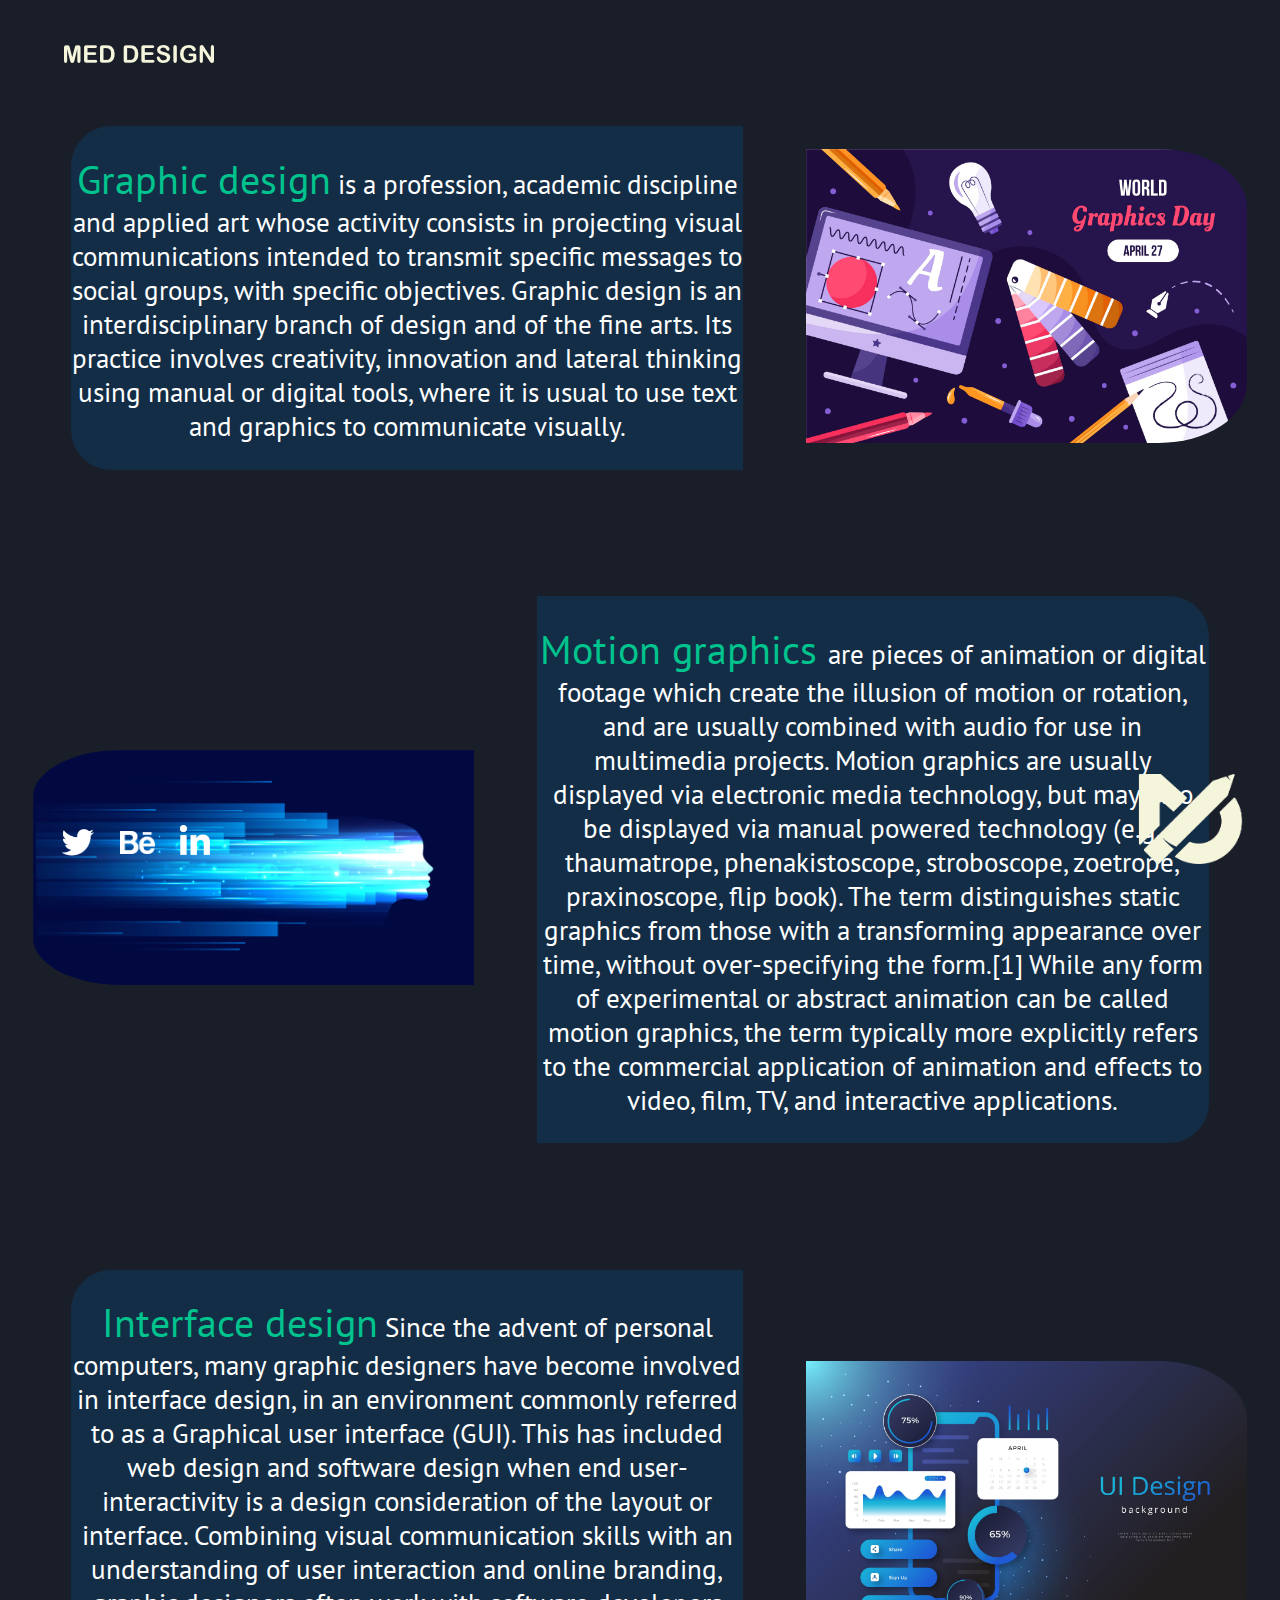
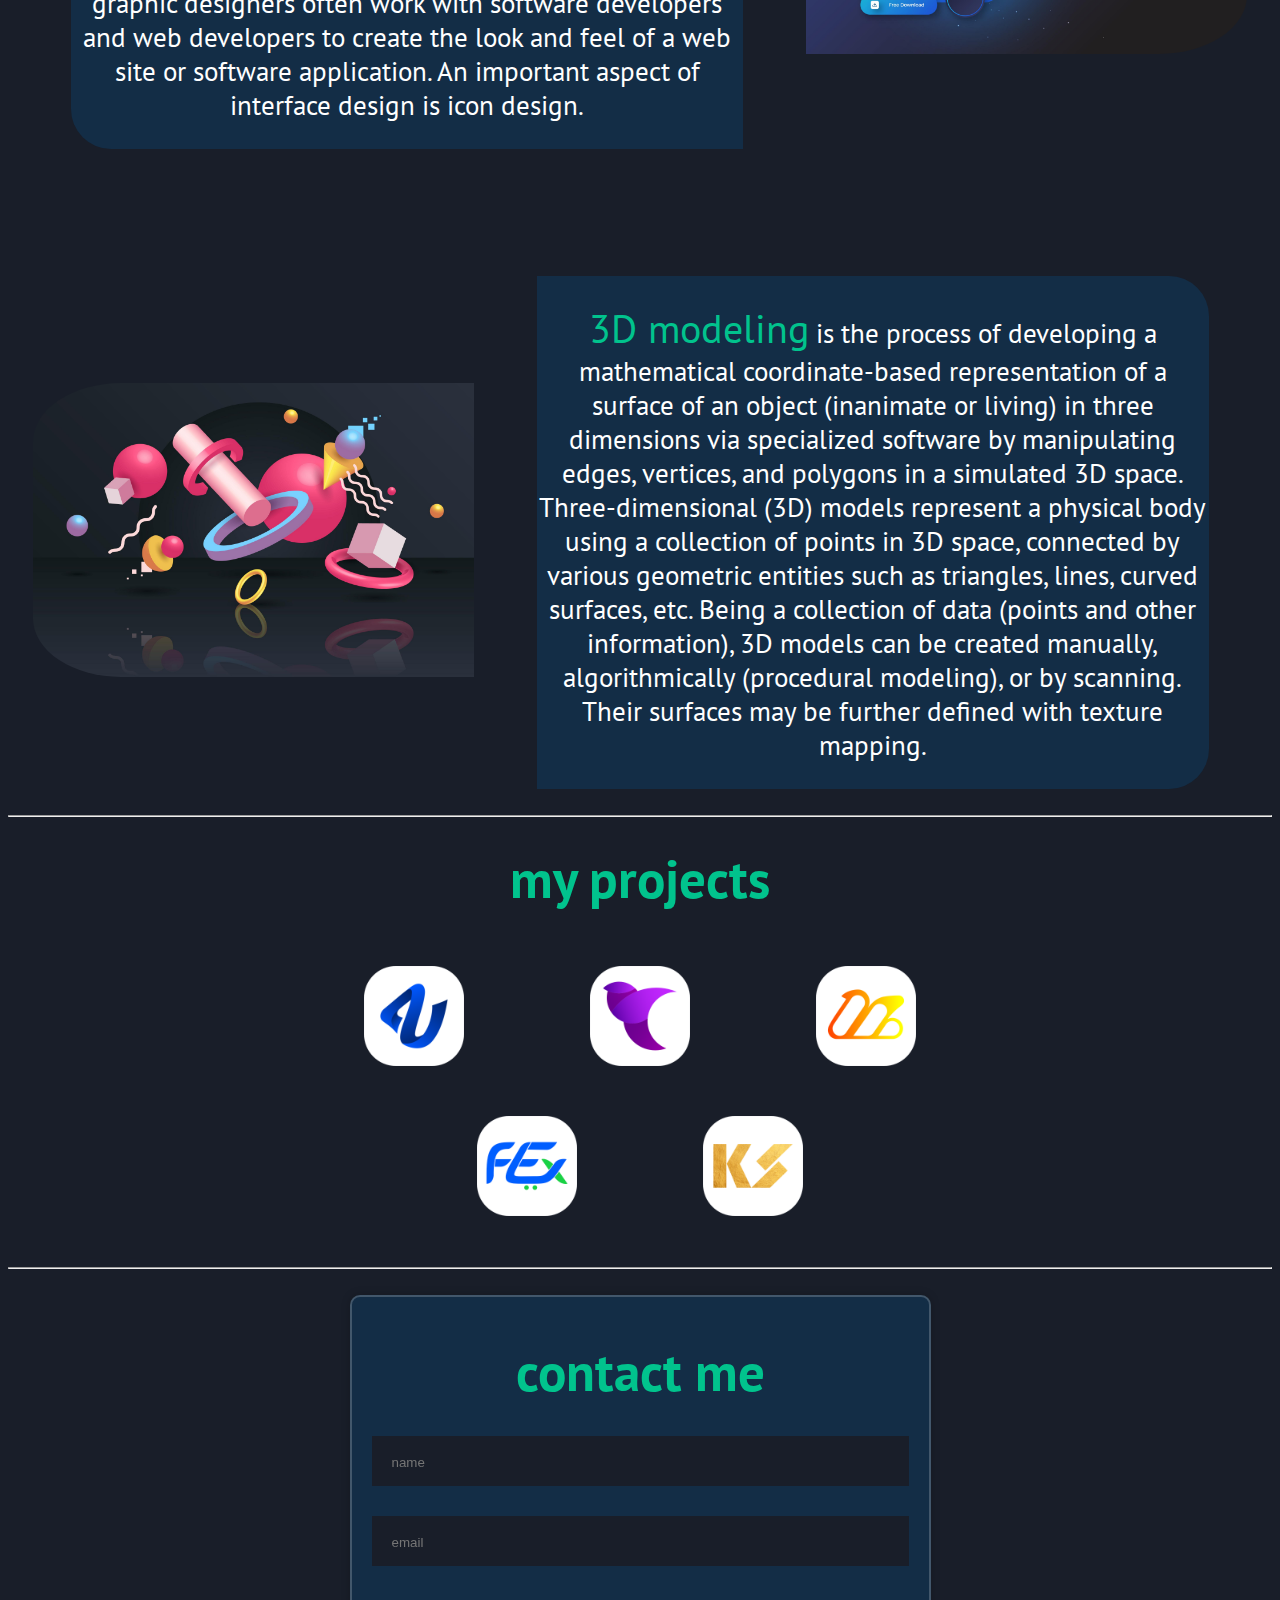
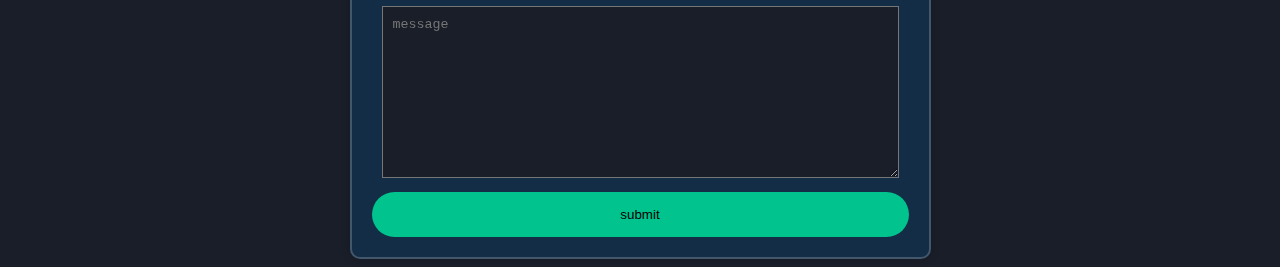
<file: index.html>
<!DOCTYPE html>
<html>
<head> 
	<title> Medesign </title>
<link rel="stylesheet" href="mywebsite.css" href="https://fonts.googleapis.com/css?family=Rubik Broken Fax">
<script src="mywebsite.js"></script>
<link rel="preconnect" href="https://fonts.googleapis.com">
<link rel="preconnect" href="https://fonts.gstatic.com" crossorigin>
<link href="https://fonts.googleapis.com/css2?family=PT+Sans:wght@700&display=swap" rel="stylesheet">
</head>
<body>
	<h1>
		
	</h1>
	<div class="ee">
		<div class="eea">
			<img src="./MD modern name beige.png">
		</div>
	</div>
	<div class="zz">
		<img src="./MD modern beige.png">
	</div>
	<div class="aa">
		<div class="aaa">
			<p><span class="aaaa">Graphic design</span> is a profession, academic discipline and applied art whose activity consists in projecting visual communications intended to transmit specific messages to social groups, with specific objectives. Graphic design is an interdisciplinary branch of design and of the fine arts. Its practice involves creativity, innovation and lateral thinking using manual or digital tools, where it is usual to use text and graphics to communicate visually.</p>
		</div>
		<div class="aab">
			<img src="./5112197.jpg">
	    </div>
	</div>
	<div class="bb">
		<div class="bba">
			<img src="./18297.jpg">
		</div>
		<div class="bbb">
			<p><span class="bbba">Motion graphics </span>are pieces of animation or digital footage which create the illusion of motion or rotation, and are usually combined with audio for use in multimedia projects. Motion graphics are usually displayed via electronic media technology, but may also be displayed via manual powered technology (e.g. thaumatrope, phenakistoscope, stroboscope, zoetrope, praxinoscope, flip book). The term distinguishes static graphics from those with a transforming appearance over time, without over-specifying the form.[1] While any form of experimental or abstract animation can be called motion graphics, the term typically more explicitly refers to the commercial application of animation and effects to video, film, TV, and interactive applications. </p>
		</div>
		<p class="clear2"></p>
	</div>
	<div class="cc">
		<div class="cca">
			<p><span class="ccaa">Interface design</span>
				Since the advent of personal computers, many graphic designers have become involved in interface design, in an environment commonly referred to as a Graphical user interface (GUI). This has included web design and software design when end user-interactivity is a design consideration of the layout or interface. Combining visual communication skills with an understanding of user interaction and online branding, graphic designers often work with software developers and web developers to create the look and feel of a web site or software application. An important aspect of interface design is icon design. </p>
		</div>
		<div class="ccb">
			<img src="./5740172.jpg">
		</div>
		<p class="clear3"></p>
    </div>
    <div class="dd">
		<div class="dda">
			<img src="./5190179.jpg">
		</div>
		<div class="ddb">
			<p><span class="ddba">3D modeling</span> is the process of developing a mathematical coordinate-based representation of a surface of an object (inanimate or living) in three dimensions via specialized software by manipulating edges, vertices, and polygons in a simulated 3D space.
			Three-dimensional (3D) models represent a physical body using a collection of points in 3D space, connected by various geometric entities such as triangles, lines, curved surfaces, etc. Being a collection of data (points and other information), 3D models can be created manually, algorithmically (procedural modeling), or by scanning. Their surfaces may be further defined with texture mapping. </p>
		</div>
		<p class="clear4"></p>
	</div>
	<br>
	<hr>
	<div class="fff">
		<h2 class="ffa"><span class="ffaa"> my projects </span></h2>
	</div>
	<div class="gg">
		<div class="gga">
			<a href="./mywebsite1.html">
			<img src="./foryou web.png">
		    </a>
		</div>
		<div class="ggb">
			<a href="./mywebsite3.html">
			<img src="./tayr web.png">
			</a>
		</div>
		<div class="ggc">
			<a href="./mywebsite2.html">
			<img src="./micropigeon web.png">
			</a>
		</div>
	</div>
	<div class="hh">
		<div class="hha">
			<a href="./mywebsite4.html">
			<img src="./flex web.png">
			</a>
		</div>
		<div class="hhb">
			<a href="./mywebsite5.html">
			<img src="./ks web2.png">
		    </a>
		</div>
	</div>
	<br>
	<hr>
	<br>
	<div class="ll">
		<form action="" class="lll">
			<h2><div class="ffb"><span class="ffab">contact me</span></div></h2>
			<div class="lla">
				<input id="text1" type="text" placeholder="name">
			</div>
			<div class="lla">
				<input id="text2" type="text" placeholder="email">
			</div>
			<div class="llb">
				<textarea id="text3" placeholder="message" cols="60" rows="10" style="margin: 10px; background-color: #191e29; color: white; padding: 10px;"></textarea>
			</div>
			<button type="submit" class="btn" onclick="verification()">submit</button>

		</form>
	</div>
	<div class="yyy">
		<div class="vv">
			<a href="https://twitter.com/med_design1">
				<img src="./kisspng-united-states-logo-business-parramatta-eels-manly-twitter-logo-white-5b517ccc3de4d6.6451536515320670202535.png">
			</a>
		</div>
		<div class="ww">
			<a href="https://www.behance.net/medfordesign">
				<img src="./behance-2-logo-black-and-white.png">
			</a>
		</div>
		<div class="kk">
			<a href="https://www.linkedin.com/in/med-amine-mansouri-169501256/">
				<img src="./pngegg.png">
			</a>
		</div>
	</div>
</body>
</html>
</file>
